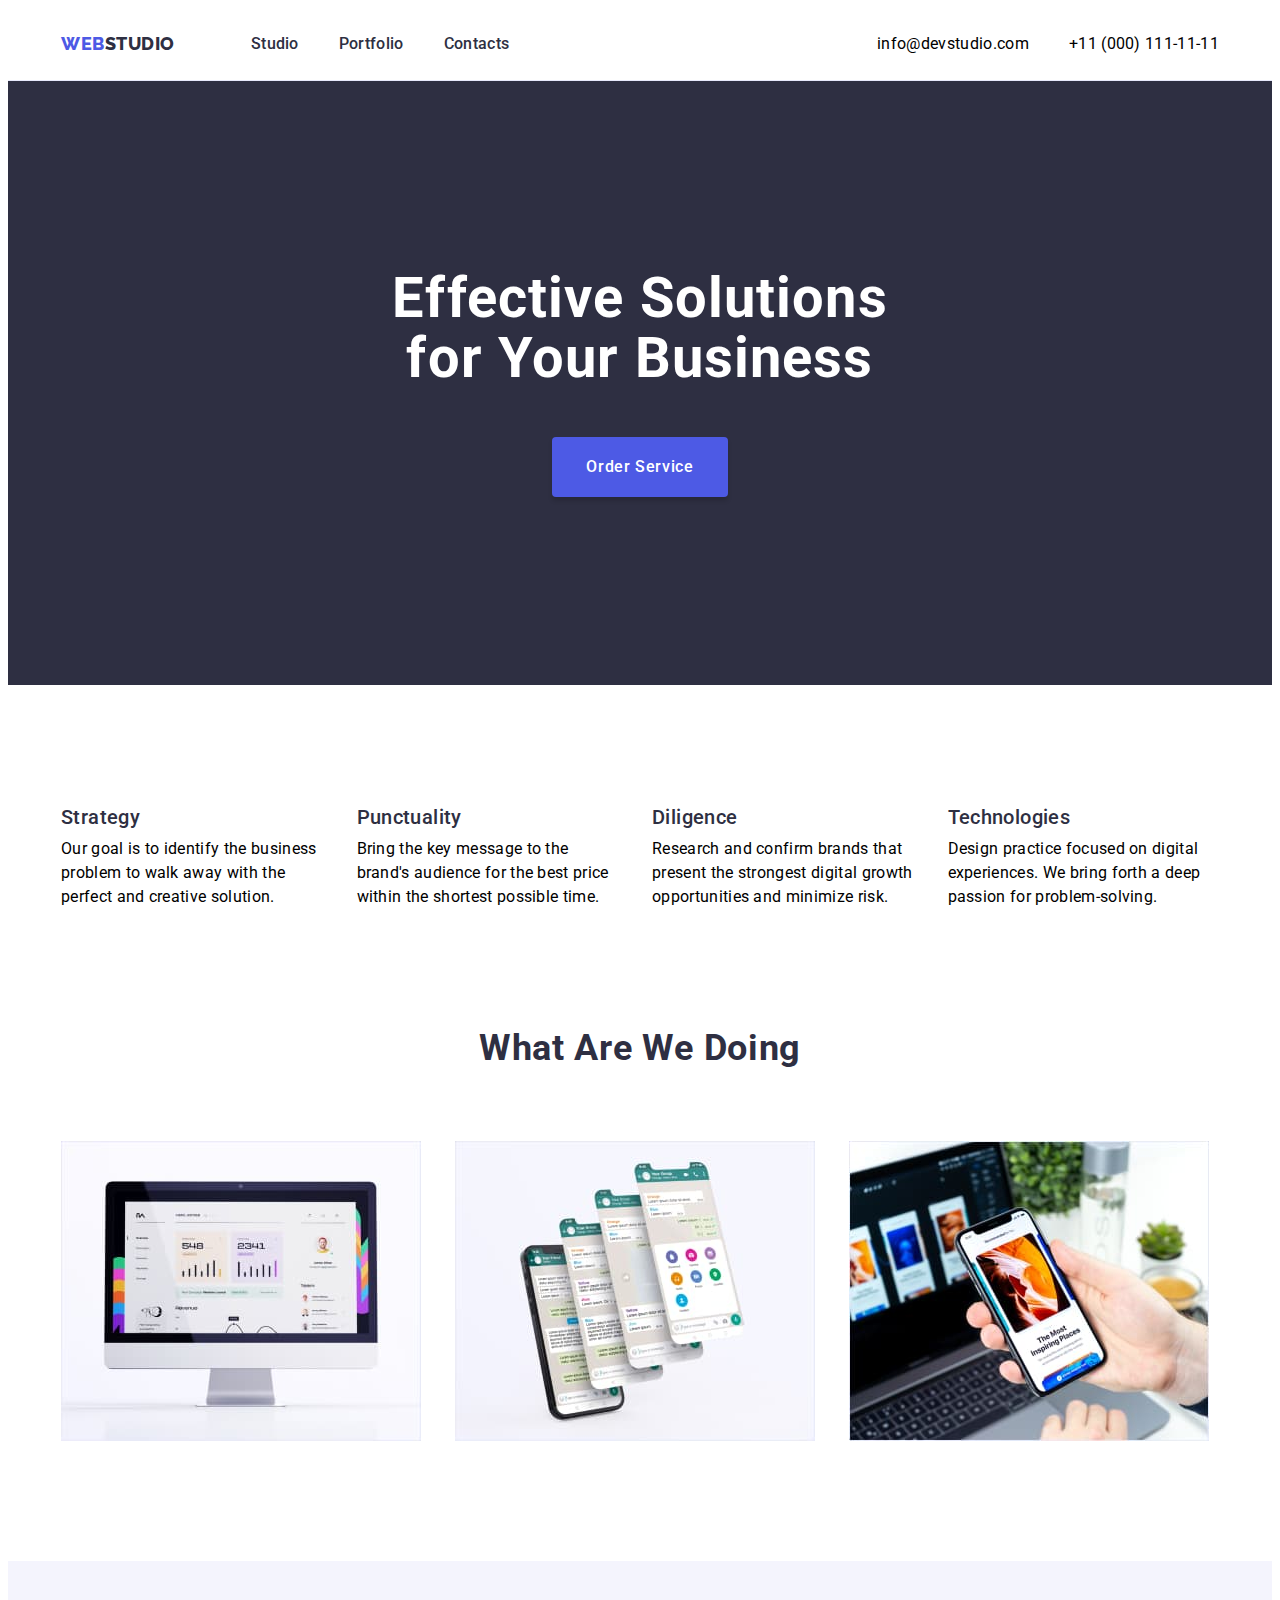
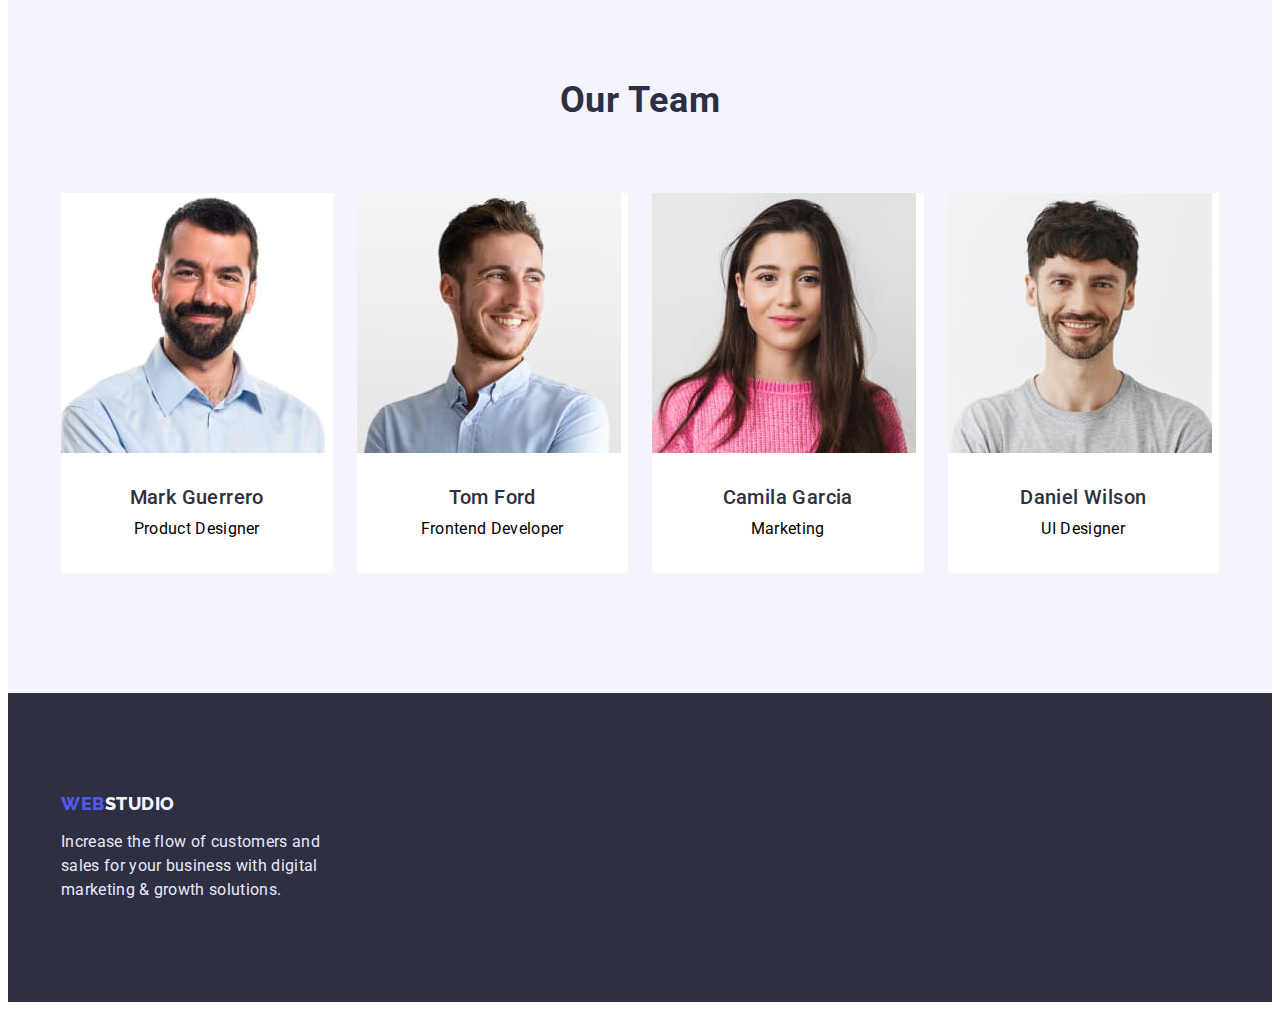
<file: index.html>
<!DOCTYPE html>
<html lang="en">
  <head>
    <meta charset="UTF-8" />
    <meta http-equiv="X-UA-Compatible" content="IE=edge" />
    <meta name="viewport" content="width=device-width, initial-scale=1.0" />
    <title>WebStudio</title>
    <link rel="preconnect" href="https://fonts.googleapis.com" />
    <link rel="preconnect" href="https://fonts.gstatic.com" crossorigin />
    <link
      href="https://fonts.googleapis.com/css2?family=Raleway:wght@800&family=Roboto+Slab:wght@600&family=Roboto:wght@400;500;700&display=swap"
      rel="stylesheet"
    />
    <link
      rel="stylesheet"
      href="https://cdnjs.cloudflare.com/ajax/libs/modern-normalize/1.1.0/modern-normalize.min.css"
      integrity="sha512-wpPYUAdjBVSE4KJnH1VR1HeZfpl1ub8YT/NKx4PuQ5NmX2tKuGu6U/JRp5y+Y8XG2tV+wKQpNHVUX03MfMFn9Q=="
      crossorigin="anonymous"
      referrerpolicy="no-referrer"
    />
    <link rel="stylesheet" href="./css/styles.css" />
  </head>
  <body>
    <header class="header">
      <div class="container container-header">
        <nav class="header-nav">
          <a class="logo link" href="./index.html"
            >Web<span class="logo-color">Studio</span></a
          >
          <ul class="nav-list list">
            <li class="list-item">
              <a class="nav-link link" href="./index.html">Studio</a>
            </li>
            <li class="list-item">
              <a class="nav-link link" href="./portfolio.html">Portfolio</a>
            </li>
            <li class="list-item">
              <a class="nav-link link" href="">Contacts</a>
            </li>
          </ul>
        </nav>
        <address class="header-address">
          <ul class="address-list list">
            <li class="adress-item">
              <a class="address-link link" href="mailto:info@devstudio.com"
                >info@devstudio.com</a
              >
            </li>
            <li class="adress-item">
              <a class="address-link link" href="tel:+110001111111"
                >+11 (000) 111-11-11</a
              >
            </li>
          </ul>
        </address>
      </div>
    </header>
    <main>
      <!--Hero-->
      <section class="hero">
        <div class="container hero-container">
          <h1 class="hero-title">Effective Solutions for Your Business</h1>
          <button class="hero-btn" type="button">Order Service</button>
        </div>
      </section>
      <!--Feature Promo-->
      <section class="promo">
        <div class="container promo-container">
          <h2 class="visually-hidden-title">Feature Promo</h2>
          <ul class="promo-list list">
            <li class="promo-item">
              <h3 class="promo-second-title second-title">Strategy</h3>
              <p class="promo-text text">
                Our goal is to identify the business problem to walk away with
                the perfect and creative solution.
              </p>
            </li>
            <li class="promo-item">
              <h3 class="promo-second-title second-title">Punctuality</h3>
              <p class="promo-text text">
                Bring the key message to the brand's audience for the best price
                within the shortest possible time.
              </p>
            </li>
            <li class="promo-item">
              <h3 class="promo-second-title second-title">Diligence</h3>
              <p class="promo-text text">
                Research and confirm brands that present the strongest digital
                growth opportunities and minimize risk.
              </p>
            </li>
            <li class="promo-item">
              <h3 class="promo-second-title second-title">Technologies</h3>
              <p class="promo-text text">
                Design practice focused on digital experiences. We bring forth a
                deep passion for problem-solving.
              </p>
            </li>
          </ul>
        </div>
      </section>
      <!--WeToDo-->
      <section class="wetodo">
        <div class="container">
          <h2 class="wetodo-title title">What are we doing</h2>
            <ul class="wetodo-list list">
              <li class="wetodo-item">
                <img
                  src="./images/computer.jpg"
                  alt="computer overveiw"
                  width="360"
                />
              </li>
              <li class="wetodo-item">
                <img 
                  src="./images/chats.jpg" 
                  alt="your chats" 
                  width="360" 
                />
              </li>
              <li class="wetodo-item">
                <img
                  src="./images/places.jpg"
                  alt="inspiring places"
                  width="360"
                />
              </li>
            </ul>
      </section>
      <!--Our Team-->
      <section class="team">
        <div class="container team-container">
          <h2 class="team-title title">Our Team</h2>
          <ul class="team-list list">
            <li class="team-item">
              <img
                src="./images/teamcard1.jpg"
                alt="Mark Guerrero"
                width="264"
              />
              <h3 class="team-second-title">Mark Guerrero</h3>
              <p class="team-text text">Product Designer</p>
            </li>
            <li class="team-item">
              <img src="./images/teamcard2.jpg" alt="Tom Ford" width="264" />
              <h3 class="team-second-title">Tom Ford</h3>
              <p class="team-text text">Frontend Developer</p>
            </li>
            <li class="team-item">
              <img
                src="./images/teamcard3.jpg"
                alt="Camila Garcia"
                width="264"
              />
              <h3 class="team-second-title">Camila Garcia</h3>
              <p class="team-text text">Marketing</p>
            </li>
            <li class="team-item">
              <img
                src="./images/teamcard4.jpg"
                alt="Daniel Wilson"
                width="264"
              />
              <h3 class="team-second-title">Daniel Wilson</h3>
              <p class="team-text text">UI Designer</p>
            </li>
          </ul>
        </div>
      </section>
    </main>
    <!--Footer-->
    <footer class="footer">
      <div class="container footer-container">
        <a class="logo-footer link" href="./index.html"
          >Web<span class="logo-footer-color">Studio</span></a
        >
        <p class="footer-text text">
          Increase the flow of customers and sales for your business with
          digital marketing & growth solutions.
        </p>
      </div>
    </footer>
  </body>
</html>
</file>
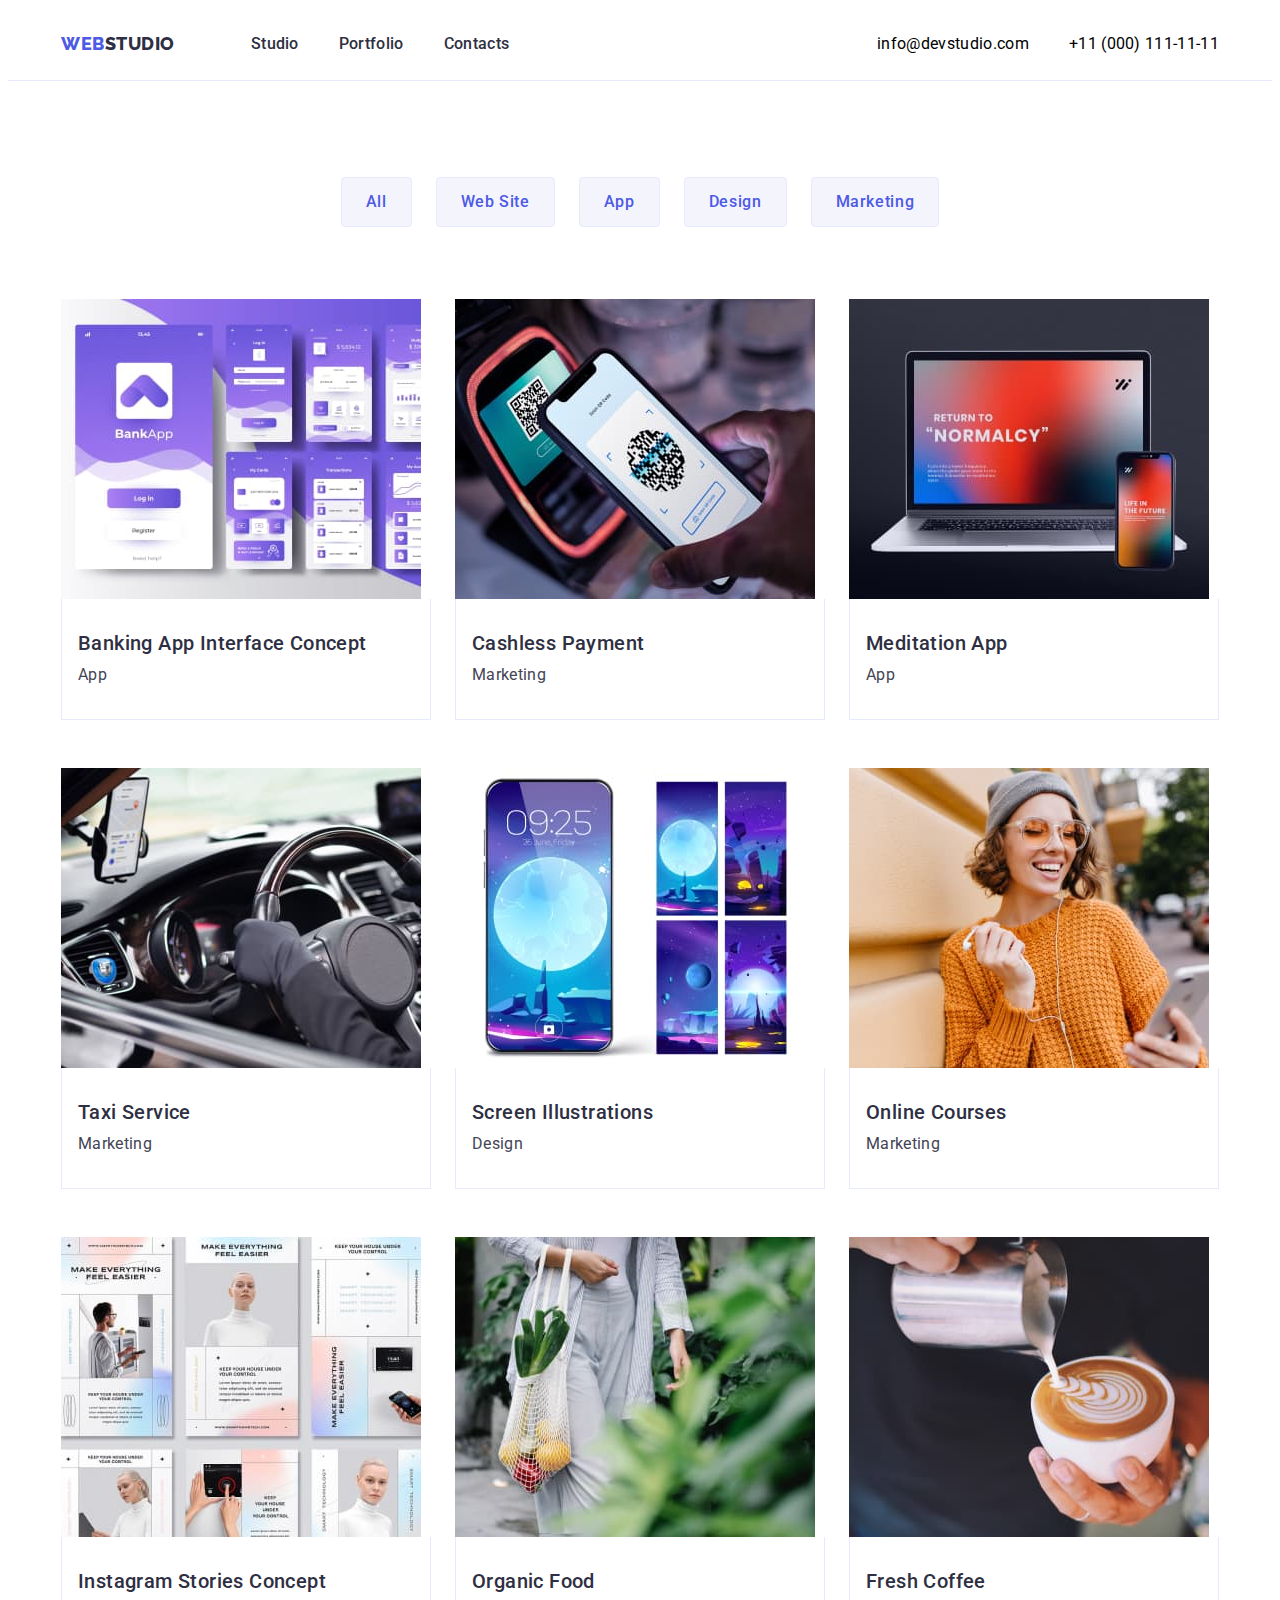
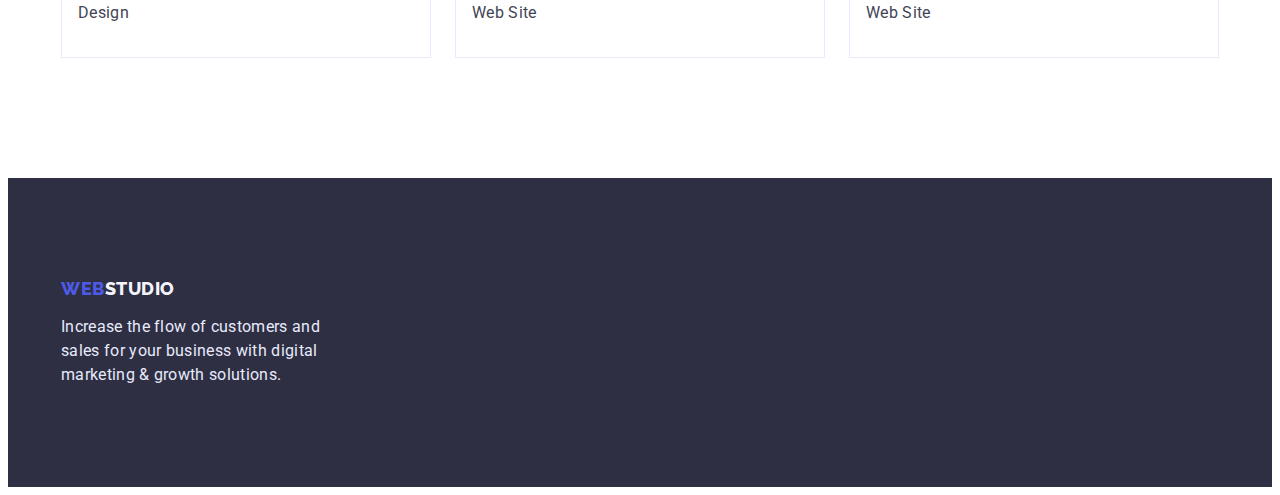
<file: portfolio.html>
<!DOCTYPE html>
<html lang="en">
  <head>
    <meta charset="UTF-8" />
    <meta http-equiv="X-UA-Compatible" content="IE=edge" />
    <meta name="viewport" content="width=device-width, initial-scale=1.0" />
    <title>WebStudio</title>
    <link rel="preconnect" href="https://fonts.googleapis.com" />
    <link rel="preconnect" href="https://fonts.gstatic.com" crossorigin />
    <link
      href="https://fonts.googleapis.com/css2?family=Raleway:wght@800&family=Roboto+Slab:wght@600&family=Roboto:wght@400;500;700&display=swap"
      rel="stylesheet"
    />
    <link
      rel="stylesheet"
      href="https://cdnjs.cloudflare.com/ajax/libs/modern-normalize/1.1.0/modern-normalize.min.css"
      integrity="sha512-wpPYUAdjBVSE4KJnH1VR1HeZfpl1ub8YT/NKx4PuQ5NmX2tKuGu6U/JRp5y+Y8XG2tV+wKQpNHVUX03MfMFn9Q=="
      crossorigin="anonymous"
      referrerpolicy="no-referrer"
    />
    <link rel="stylesheet" href="./css/styles.css" />
  </head>
  <body>
    <header class="header">
      <div class="container container-header">
        <nav class="header-nav">
          <a class="logo link" href="./index.html"
            >Web<span class="logo-color">Studio</span></a
          >
          <ul class="nav-list list">
            <li class="list-item">
              <a class="nav-link link" href="./index.html">Studio</a>
            </li>
            <li class="list-item">
              <a class="nav-link link" href="./portfolio.html">Portfolio</a>
            </li>
            <li class="list-item">
              <a class="nav-link link" href="">Contacts</a>
            </li>
          </ul>
        </nav>
        <address class="header-address">
          <ul class="address-list list">
            <li class="adress-item">
              <a class="address-link link" href="mailto:info@devstudio.com"
                >info@devstudio.com</a
              >
            </li>
            <li class="adress-item">
              <a class="address-link link" href="tel:+110001111111"
                >+11 (000) 111-11-11</a
              >
            </li>
          </ul>
        </address>
      </div>
    </header>
    <main>
      <!--Work examples-->
      <section class="work">
        <div class="container work-container">
          <h1 class="visually-hidden-title">Work examples</h1>
          <ul class="work-list list">
            <li><button class="work-btn" type="button">All</button></li>
            <li><button class="work-btn" type="button">Web Site</button></li>
            <li><button class="work-btn" type="button">App</button></li>
            <li><button class="work-btn" type="button">Design</button></li>
            <li><button class="work-btn" type="button">Marketing</button></li>
          </ul>
          <ul class="work-example-list list">
            <li class="example-item">
              <a class="work-link link" href="#">
                <img
                  src="./images/portfolio-image/img-1.jpg"
                  alt="banking-app"
                  width="360"
                  height="300"
                />
                <div class="example-content">
                  <h2 class="work-second-title second-title">
                      Banking App Interface Concept
                  </h2>
                  <p class="work-text text">App</p>
                </div>
              </a>
            </li>
            <li class="example-item">
              <a class="work-link link" href="#">
                <img
                  src="./images/portfolio-image/img-2.jpg"
                  alt="payment by phone"
                  width="360"
                  height="300"
                />
                <div class="example-content">
                  <h2 class="work-second-title second-title">Cashless Payment</h2>
                  <p class="work-text text">Marketing</p>
                </div>
              </a>
            </li>
            <li class="example-item">
              <a class="work-link link" href="">
                <img
                  src="./images/portfolio-image/img-3.jpg"
                  alt="laptop"
                  width="360"
                  height="300"
                />
                <div class="example-content">
                  <h2 class="work-second-title second-title">Meditation App</h2>
                  <p class="work-text text">App</p>
                </div class="example-content">
              </a>
            </li>
            <li class="example-item">
              <a class="work-link link" href="">
                <img
                  src="./images/portfolio-image/img-4.jpg"
                  alt="car instrumentation"
                  width="360"
                  height="300"
                />
                <div class="example-content">
                  <h2 class="work-second-title second-title">Taxi Service</h2>
                  <p class="work-text text">Marketing</p>
                </div>
              </a>
            </li>
            <li class="example-item">
              <a class="work-link link" href="">
                <img
                  src="./images/portfolio-image/img-5.jpg"
                  alt="phone screenshot"
                  width="360"
                  height="300"
                />
                <div class="example-content">
                  <h2 class="work-second-title second-title">
                    Screen Illustrations
                  </h2>
                  <p class="work-text text">Design</p>
                </div>
              </a>
            </li>
            <li class="example-item">
              <a class="work-link link" href="">
                <img
                  src="./images/portfolio-image/img-6.jpg"
                  alt="student"
                  width="360"
                  height="300"
                />
                <div class="example-content">
                  <h2 class="work-second-title second-title">Online Courses</h2>
                  <p class="work-text text">Marketing</p>
                </div>
              </a>
            </li>
            <li class="example-item">
              <a class="work-link link" href="">
                <img
                  src="./images/portfolio-image/img-7.jpg"
                  alt="Instagram stories"
                  width="360"
                  height="300"
                />
                <div class="example-content">
                  <h2 class="work-second-title second-title">
                    Instagram Stories Concept
                  </h2>
                  <p class="work-text text">Design</p>
                </div>
              </a>
            </li>
            <li class="example-item">
              <a class="work-link link" href="">
                <img
                  src="./images/portfolio-image/img-8.jpg"
                  alt="fruits and vegetables"
                  width="360"
                  height="300"
                />
                <div class="example-content">
                  <h2 class="work-second-title second-title">Organic Food</h2>
                  <p class="work-text text">Web Site</p>
                </div>
              </a>
            </li>
            <li class="example-item">
              <a class="work-link link" href="">
                <img
                  src="./images/portfolio-image/img-9.jpg"
                  alt="cup of coffee"
                  width="360"
                  height="300"
                />
                <div class="example-content">
                  <h2 class="work-second-title second-title">Fresh Coffee</h2>
                  <p class="work-text text">Web Site</p>
                </div>
              </a>
            </li>
          </ul>
        </div>
     </section>
    </main>
    <!--Footer-->
    <footer class="footer">
      <div class="container footer-container">
        <a class="logo-footer link" href="./index.html"
          >Web<span class="logo-footer-color">Studio</span></a
        >
        <p class="footer-text text">
          Increase the flow of customers and sales for your business with
          digital marketing & growth solutions.
        </p>
      </div>
    </footer>
  </body>
</html>
</file>
<file: css/styles.css>
:root{
    --color-white:#ffffff;
    --text-color: #434455;
    --logo-brand: #4d5ae5;
    --presses-state: #404bbf;
    --dark: #2e2f42;
    --success: #31d0aa;
    --subtle-text: #8e8f99;
    --accent: #e7e9fc;
    --light: #f4f4fd;
    --modal-overlay: #2e2f42;
    --hero-bgr: #2e2f42;
    --gap: 24px;

}
p,h1,h2,h3,h4,h5,h6{
    margin: 0;
}
ul{
    padding-left: 0;
    margin: 0;

}
img{
    display: block;
    max-width: 100%;
    height: auto;
}
body{
    font-family: 'Roboto',sans-serif;
    background-color: var(--color-white);
    color: var(--text-color)
    letter-spacing: 0.02em;
}
.container {
    width: 1158px;
    padding-left: 15px;
    padding-right: 15px;
    margin: 0 auto;
}
.link {
    text-decoration: none;
}
.list {
    list-style: none;
}
.text {
    font-size: 16px;
    line-height: 1.5;
    letter-spacing: 0.02em;
}
.title {
    font-size: 36px;
    line-height: 1.11;
    letter-spacing: 0.02em;
    text-align: center;
    text-transform: capitalize;
    color: var(--dark);
}
.second-title {
    font-weight: 500;
    font-size: 20px;
    line-height: 1.2;
    letter-spacing: 0.02em;
    color: var(--dark);
}
/* --------------HEADER---------------- */
.header{
    padding-top: 24px;
    padding-bottom: 24px;
    border-bottom: 1px solid var(--accent);
}
.container-header{
    display: flex;
    
}
.header-nav{
    display: flex;
    align-items: center;
}
.nav-list{
    display: flex;
    gap: 40px;
}

.logo{
    font-family: 'Raleway',sans-serif;
    font-weight: 800;
    font-size: 18px;
    line-height: 1.17;
    letter-spacing: 0.03em;
    color: var(--logo-brand);
    text-transform: uppercase;
    margin-right: 76px;
}
.logo-color{
    color: var(--dark);  
}

.nav-link{
    font-weight: 500;
    font-size: 16px;
    line-height: 1.5;
    letter-spacing: 0.02em;
    color: var(--dark);
}
.nav-link:hover,
.nav-link:focus {
    color: var(--presses-state);
}
.header-address{
    font-style: normal;
    margin-left: auto;
}
.address-list{
    display: flex;
    gap: 40px;   
}
.address-link{
    font-weight: 400;
    font-size: 16px;
    line-height: 1.5;
    letter-spacing: 0.02em;
    color: inherit;
}
.address-link:hover,
.address-link:focus {
    color: var(--presses-state);
}
/* ---------------- HERO----------------*/
.hero {
    background-color:var(--hero-bgr); ;
    padding-top: 188px;
    padding-bottom: 188px;
}
.hero-title{
    margin: 0 auto;
}
.hero-title {
    font-size: 56px;
    line-height: 1.07;
    letter-spacing: 0.02em;
    text-align: center;
    color: var(--color-white);
    max-width: 496px;
}
.hero-btn {
    min-width: 169px;
    background: var(--logo-brand);
    font-family: 'Roboto',sans-serif;
    font-weight: 500;
    font-size: 16px;
    line-height: 1.5;
    letter-spacing: 0.04em;
    cursor: pointer;
    color: var(--color-white);
    display: block;
    margin: 0 auto;
    box-shadow: 0px 4px 4px rgba(0, 0, 0, 0.15);
    padding: 16px 32px;
    margin-top: 48px;
    border-radius: 4px;
    border-color: transparent;
   
}
.hero-btn:hover,
.hero-btn:focus{
    background: var(--presses-state);
}
/* -------------------FEATURE PROMO---------------*/
.visually-hidden-title{
    position: absolute;
    width: 1px;
    height: 1px;
    margin: -1px;
    border: 0;
    padding: 0;
    white-space: nowrap;
    clip-path: inset(100%);
    clip: rect(0 0 0 0);
    overflow: hidden;
}
.promo{
    padding-top: 120px;
    padding-bottom: 120px;
}
.promo-list{
    display: flex;
    gap: var(--gap);
}
.promo-text{
    width: 264px;
}
.promo-item{
    flex-basis: calc((100% - 72px) / 4)
} 
.promo-second-title{
    margin-bottom: 8px;
}

/* --------------------WETODO---------------------- */
.wetodo{
    padding-bottom: 120px;
}
.wetodo-title{
    margin-bottom: 72px;
}
.wetodo-list{
    display: flex;
    gap: var(--gap);
    
}
.wetodo-item{
    flex-basis: calc((100% - 48px) / 3);
}


/* --------------------OUR TEAM---------------------- */
.team{
    background-color: var(--light);
    padding-top: 120px;
    padding-bottom: 120px;
}
.team-title{
    margin-bottom: 72px;
}
    
.team-item{
    background-color: var(--color-white);
    padding-bottom: 32px;
    border-radius: 0px 0px 4px 4px;
}
.team-text{
    margin-top: 8px;
    text-align: center;

}
.team-second-title {
    font-weight: 500;
    font-size: 20px;
    line-height: 1.2;
    letter-spacing: 0.02em;
    text-align: center;
    color: var(--dark);
    margin-top: 32px;
}
.team-list{
    display: flex;
    justify-content: center;
    gap: var(--gap);
}
.team-item{
    flex-basis: calc((100% - 72px) / 4);

}
/* --------------------WORK EXAMPLES---------------------- */
.work{
    padding-top: 96px;
    padding-bottom: 120px;
}
.work-btn {
    background-color: var(--light);
    font-family: 'Roboto',sans-serif;
    font-weight: 500;
    font-size: 16px;
    line-height: 1.5;
    letter-spacing: 0.04em;
    cursor: pointer;
    color: var(--logo-brand);
    border: 1px solid var(--accent);
    border-radius: 4px;
    padding: 12px 24px;
}
.work-btn:hover,
.work-btn:focus{
    background-color: var(--presses-state);
    color: var(--color-white);
    border-color: transparent;
}   
.work-text{
    color: var(--text-color);
}
.work-list{
    display: flex;
    gap: var(--gap);
    justify-content: center;
    margin-bottom: 72px;
}
.work-example-list{
    display: flex;
    flex-wrap: wrap;
    column-gap: var(--gap);
    row-gap: 48px;
}
.example-item{
    flex-basis: calc((100% - 48px) / 3);  
}
.example-content{
    border: 1px solid var(--accent);
    border-top: 0;
    padding-top: 32px;
    padding-bottom: 32px;
    padding-left: 16px;
}
.work-second-title{
    margin-bottom: 8px;
}
/* --------------------FOOTER---------------------- */
footer{
    background-color: var(--modal-overlay);
}
.footer{
    padding-top: 100px;
    padding-bottom: 100px;
}
.logo-footer{
    font-family: 'Raleway',
    sans-serif;
    font-weight: 800;
    font-size: 18px;
    line-height: 1.17;
    letter-spacing: 0.03em;
    color: var(--logo-brand);
    text-transform: uppercase;
}
.logo-footer-color{
    color: var(--light);

}
.footer-text{
    color: var(--accent);
    max-width: 264px;
    margin-top: 16px;
}
</file>
